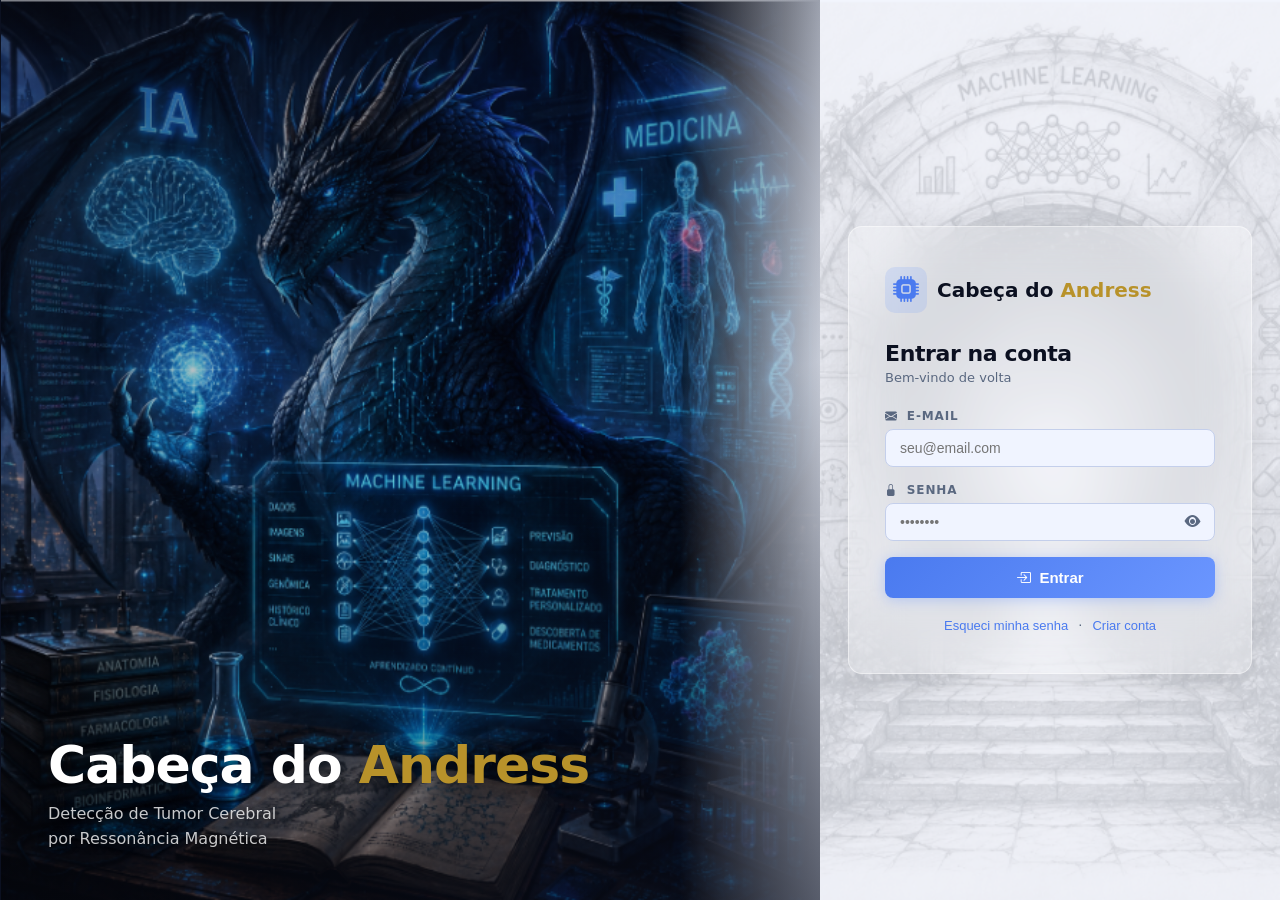
<file: frontend/auth.html>
<!DOCTYPE html>
<html lang="pt-BR">
<head>
  <meta charset="UTF-8" />
  <meta name="viewport" content="width=device-width, initial-scale=1.0" />
  <title>Cabeça do Andress — Acesso</title>
  <link rel="icon" type="image/svg+xml" href="favicon.svg" />
  <link rel="stylesheet" href="https://cdn.jsdelivr.net/npm/bootstrap-icons@1.11.3/font/bootstrap-icons.min.css" />
  <link rel="stylesheet" href="css/auth.css?v=7" />
  <script>
    (function () {
      var t = localStorage.getItem('theme');
      if (t === 'light' || t === null) document.documentElement.classList.add('light');
    })();
  </script>
</head>
<body>

  <div class="auth-bg">

    <!-- PAINEL ESQUERDO: DRAGÃO -->
    <div class="auth-dragon">
      <div class="auth-dragon-overlay">
        <div class="auth-dragon-text">
          <h1>Cabeça do <span>Andress</span></h1>
          <p>Detecção de Tumor Cerebral<br>por Ressonância Magnética</p>
        </div>
      </div>
    </div>

    <!-- PAINEL DIREITO: FORMULÁRIO -->
    <div class="auth-panel">
    <div class="auth-card">

      <!-- LOGO -->
      <div class="auth-logo">
        <i class="bi bi-cpu-fill"></i>
        <span>Cabeça do <strong>Andress</strong></span>
      </div>

      <!-- ── LOGIN ─────────────────────────────────────── -->
      <div id="view-login" class="auth-view active">
        <h2>Entrar na conta</h2>
        <p class="auth-sub">Bem-vindo de volta</p>

        <div class="field">
          <label><i class="bi bi-envelope-fill"></i> E-mail</label>
          <input id="login-email" type="email" placeholder="seu@email.com" />
        </div>
        <div class="field">
          <label><i class="bi bi-lock-fill"></i> Senha</label>
          <div class="input-eye">
            <input id="login-password" type="password" placeholder="••••••••" />
            <button type="button" class="eye-btn" onclick="toggleEye('login-password', this)">
              <i class="bi bi-eye-fill"></i>
            </button>
          </div>
        </div>

        <div id="login-error" class="msg-error hidden"></div>

        <button class="btn-auth" id="btn-login">
          <i class="bi bi-box-arrow-in-right"></i> Entrar
        </button>

        <div class="auth-links">
          <button onclick="goView('view-forgot')">Esqueci minha senha</button>
          <span>·</span>
          <button onclick="goView('view-register')">Criar conta</button>
        </div>
      </div>

      <!-- ── CADASTRO ───────────────────────────────────── -->
      <div id="view-register" class="auth-view">
        <h2>Criar conta</h2>
        <p class="auth-sub">Preencha seus dados para começar</p>

        <div class="field">
          <label><i class="bi bi-person-fill"></i> Nome</label>
          <input id="reg-name" type="text" placeholder="Seu nome completo" />
        </div>
        <div class="field">
          <label><i class="bi bi-envelope-fill"></i> E-mail</label>
          <input id="reg-email" type="email" placeholder="seu@email.com" />
        </div>
        <div class="field">
          <label><i class="bi bi-lock-fill"></i> Senha</label>
          <div class="input-eye">
            <input id="reg-password" type="password" placeholder="Mínimo 6 caracteres" />
            <button type="button" class="eye-btn" onclick="toggleEye('reg-password', this)">
              <i class="bi bi-eye-fill"></i>
            </button>
          </div>
        </div>
        <div class="field">
          <label><i class="bi bi-lock-fill"></i> Confirmar senha</label>
          <div class="input-eye">
            <input id="reg-confirm" type="password" placeholder="Repita a senha" />
            <button type="button" class="eye-btn" onclick="toggleEye('reg-confirm', this)">
              <i class="bi bi-eye-fill"></i>
            </button>
          </div>
        </div>

        <div class="pwd-strength" id="pwd-strength">
          <div class="strength-bar"><div class="strength-fill" id="strength-fill"></div></div>
          <ul class="strength-rules" id="strength-rules">
            <li id="rule-len">  <i class="bi bi-x-circle-fill"></i> Mínimo 8 caracteres</li>
            <li id="rule-upper"><i class="bi bi-x-circle-fill"></i> Uma letra maiúscula</li>
            <li id="rule-lower"><i class="bi bi-x-circle-fill"></i> Uma letra minúscula</li>
            <li id="rule-num">  <i class="bi bi-x-circle-fill"></i> Um número</li>
            <li id="rule-spec"> <i class="bi bi-x-circle-fill"></i> Um caractere especial</li>
          </ul>
        </div>

        <div id="reg-error" class="msg-error hidden"></div>
        <div id="reg-success" class="msg-success hidden"></div>

        <button class="btn-auth" id="btn-register">
          <i class="bi bi-person-plus-fill"></i> Cadastrar
        </button>

        <div class="auth-links">
          <button onclick="goView('view-login')">
            <i class="bi bi-arrow-left"></i> Já tenho conta
          </button>
        </div>
      </div>

      <!-- ── VERIFICAÇÃO DE E-MAIL ──────────────────────────── -->
      <div id="view-verify" class="auth-view">
        <h2>Verificar e-mail</h2>
        <p class="auth-sub">Um código de 6 dígitos foi enviado para o seu e-mail. Insira-o abaixo para ativar sua conta.</p>

        <div class="field">
          <label><i class="bi bi-shield-lock-fill"></i> Código de verificação</label>
          <input id="verify-code-input" type="text" placeholder="000000" maxlength="6" />
        </div>

        <div id="verify-error"   class="msg-error   hidden"></div>
        <div id="verify-success" class="msg-success hidden"></div>

        <button class="btn-auth" id="btn-verify">
          <i class="bi bi-check-circle-fill"></i> Verificar e-mail
        </button>

        <div class="auth-links">
          <span style="color:var(--muted);font-size:13px">Não recebeu?</span>
          <button id="btn-resend" onclick="resendCode()">
            <i class="bi bi-arrow-repeat"></i> Reenviar código
          </button>
        </div>
      </div>

      <!-- ── RECUPERAR SENHA ─────────────────────────────── -->
      <div id="view-forgot" class="auth-view">
        <h2>Recuperar senha</h2>
        <p class="auth-sub">Informe seu e-mail para gerar o token de recuperação</p>

        <div class="field">
          <label><i class="bi bi-envelope-fill"></i> E-mail cadastrado</label>
          <input id="forgot-email" type="email" placeholder="seu@email.com" />
        </div>

        <div id="forgot-error" class="msg-error hidden"></div>

        <div id="forgot-token-box" class="token-box hidden">
          <p style="color:var(--success);font-weight:700;font-size:14px;margin-bottom:12px">
            <i class="bi bi-envelope-check-fill"></i> Token enviado para seu e-mail!
          </p>
          <p style="font-size:12px;color:var(--muted);margin-bottom:16px">
            Verifique sua caixa de entrada e cole o token na próxima tela.
          </p>
          <button class="btn-auth" onclick="goView('view-reset')">
            Redefinir senha <i class="bi bi-arrow-right"></i>
          </button>
        </div>

        <button class="btn-auth" id="btn-forgot" style="margin-top:4px">
          <i class="bi bi-send-fill"></i> Gerar token
        </button>

        <div class="auth-links">
          <button onclick="goView('view-login')">
            <i class="bi bi-arrow-left"></i> Voltar ao login
          </button>
        </div>
      </div>

      <!-- ── REDEFINIR SENHA ─────────────────────────────── -->
      <div id="view-reset" class="auth-view">
        <h2>Nova senha</h2>
        <p class="auth-sub">Cole o token recebido e defina uma nova senha</p>

        <div class="field">
          <label><i class="bi bi-key-fill"></i> Token de recuperação</label>
          <input id="reset-token" type="text" placeholder="Cole o token aqui" />
        </div>
        <div class="field">
          <label><i class="bi bi-lock-fill"></i> Nova senha</label>
          <div class="input-eye">
            <input id="reset-password" type="password" placeholder="Mínimo 6 caracteres" />
            <button type="button" class="eye-btn" onclick="toggleEye('reset-password', this)">
              <i class="bi bi-eye-fill"></i>
            </button>
          </div>
        </div>
        <div class="field">
          <label><i class="bi bi-lock-fill"></i> Confirmar nova senha</label>
          <div class="input-eye">
            <input id="reset-confirm" type="password" placeholder="Repita a nova senha" />
            <button type="button" class="eye-btn" onclick="toggleEye('reset-confirm', this)">
              <i class="bi bi-eye-fill"></i>
            </button>
          </div>
        </div>

        <div id="reset-error"   class="msg-error   hidden"></div>
        <div id="reset-success" class="msg-success hidden"></div>

        <button class="btn-auth" id="btn-reset">
          <i class="bi bi-check-circle-fill"></i> Redefinir senha
        </button>

        <div class="auth-links">
          <button onclick="goView('view-login')">
            <i class="bi bi-arrow-left"></i> Voltar ao login
          </button>
        </div>
      </div>

    </div>
    </div><!-- auth-panel -->
  </div>

  <script src="js/auth.js"></script>
</body>
</html>
</file>
<file: frontend/css/auth.css>
/* ── TEMA ─────────────────────────────────────────────────── */
:root {
  --bg:       #0B1020;
  --surface:  #121A2F;
  --surface2: #1A2440;
  --border:   #243055;
  --accent:   #5B8CFF;
  --accent2:  #7AA2FF;
  --gold:     #D9B66B;
  --success:  #39C6B4;
  --error:    #FF7A59;
  --text:     #E8ECF3;
  --muted:    #9BA7C2;
  --radius:   14px;
  --shadow:   0 8px 40px rgba(0,0,0,.5);
}

html.light {
  --bg:      #E8EDF8;
  --surface: #FFFFFF;
  --surface2:#F0F4FF;
  --border:  #C4CFEB;
  --accent:  #4A7AEF;
  --accent2: #6B96FF;
  --gold:    #B8922A;
  --success: #28A99A;
  --error:   #E05A35;
  --text:    #0B1020;
  --muted:   #5A6880;
  --shadow:  0 8px 40px rgba(0,0,0,.12);
}

/* ── RESET ────────────────────────────────────────────────── */
*, *::before, *::after { box-sizing: border-box; margin: 0; padding: 0; }

body {
  font-family: 'Segoe UI', system-ui, sans-serif;
  background: var(--bg);
  color: var(--text);
  min-height: 100vh;
  transition: background .3s;
}

/* ── BACKGROUND / LAYOUT ──────────────────────────────────── */
.auth-bg {
  width: 100%;
  min-height: 100vh;
  display: flex;
}

/* ── PAINEL DRAGÃO (esquerda) ─────────────────────────────── */
.auth-dragon {
  flex: 1;
  position: relative;
  background: url('../img/dragon.png') center center / contain no-repeat, #0B1020;
}

.auth-dragon::after {
  content: '';
  position: absolute;
  top: 0; right: 0;
  width: 140px;
  height: 100%;
  background: linear-gradient(to right, transparent, var(--bg));
  pointer-events: none;
}

.auth-dragon-overlay {
  position: absolute;
  inset: 0;
  background: linear-gradient(160deg, rgba(11,16,32,.5) 0%, rgba(11,16,32,.15) 55%, rgba(11,16,32,.65) 100%);
  display: flex;
  align-items: flex-end;
  padding: 48px;
  z-index: 1;
}

.auth-dragon-text { position: relative; z-index: 2; }

.auth-dragon-text h1 {
  font-size: 52px;
  font-weight: 900;
  color: #fff;
  letter-spacing: -1px;
  line-height: 1;
  text-shadow: 0 2px 24px rgba(0,0,0,.7);
}
.auth-dragon-text h1 span { color: var(--gold); }
.auth-dragon-text p {
  margin-top: 10px;
  font-size: 16px;
  color: rgba(255,255,255,.78);
  line-height: 1.6;
  text-shadow: 0 1px 10px rgba(0,0,0,.6);
}

/* ── PAINEL FORMULÁRIO (direita) ──────────────────────────── */
.auth-panel {
  width: 460px;
  flex-shrink: 0;
  min-height: 100vh;
  display: flex;
  align-items: center;
  justify-content: center;
  padding: 40px 28px;
  position: relative;
  background: url('../img/portal.png') center center / cover no-repeat, var(--bg);
}

.auth-panel::before {
  content: '';
  position: absolute;
  inset: 0;
  background: rgba(11, 16, 32, 0.55);
  pointer-events: none;
}

html.light .auth-panel::before {
  background: rgba(240, 244, 255, 0.72);
}

.auth-panel > * { position: relative; z-index: 1; }

/* ── CARD ─────────────────────────────────────────────────── */
.auth-card {
  width: 100%;
  max-width: 416px;
  background: rgba(18, 26, 47, 0.28);
  backdrop-filter: blur(24px);
  -webkit-backdrop-filter: blur(24px);
  border: 1px solid rgba(255, 255, 255, 0.08);
  border-radius: var(--radius);
  padding: 40px 36px;
  box-shadow: 0 8px 40px rgba(0,0,0,.25);
}

html.light .auth-card {
  background: rgba(255, 255, 255, 0.25);
  border: 1px solid rgba(255, 255, 255, 0.45);
  box-shadow: 0 8px 40px rgba(0,0,0,.08);
}

/* ── RESPONSIVO ───────────────────────────────────────────── */
@media (max-width: 768px) {
  .auth-dragon { display: none; }
  .auth-panel  { width: 100%; min-height: 100vh; padding: 32px 16px; }
  .auth-card   { padding: 28px 20px; }
}

/* ── LOGO ─────────────────────────────────────────────────── */
.auth-logo {
  display: flex;
  align-items: center;
  gap: 10px;
  margin-bottom: 28px;
  font-size: 20px;
  font-weight: 700;
}
.auth-logo i {
  font-size: 26px;
  color: var(--accent);
  background: rgba(91,140,255,.15);
  padding: 8px;
  border-radius: 10px;
}
.auth-logo strong { color: var(--gold); }

/* ── VIEWS ────────────────────────────────────────────────── */
.auth-view         { display: none; }
.auth-view.active  { display: block; }

.auth-view h2 {
  font-size: 22px;
  font-weight: 800;
  margin-bottom: 4px;
  letter-spacing: -.4px;
}
.auth-sub {
  color: var(--muted);
  font-size: 13px;
  margin-bottom: 24px;
}

/* ── FIELD ────────────────────────────────────────────────── */
.field { margin-bottom: 16px; }
.field label {
  display: block;
  font-size: 12px;
  font-weight: 700;
  color: var(--muted);
  text-transform: uppercase;
  letter-spacing: .07em;
  margin-bottom: 6px;
}
.field label i { margin-right: 4px; }

.field input {
  width: 100%;
  background: var(--surface2);
  border: 1px solid var(--border);
  border-radius: 8px;
  color: var(--text);
  padding: 10px 14px;
  font-size: 14px;
  outline: none;
  transition: border-color .2s;
}
.field input:focus { border-color: var(--accent); }

.input-eye {
  position: relative;
}
.input-eye input { padding-right: 42px; }
.eye-btn {
  position: absolute;
  right: 10px; top: 50%;
  transform: translateY(-50%);
  background: none;
  border: none;
  color: var(--muted);
  cursor: pointer;
  font-size: 16px;
  padding: 4px;
}
.eye-btn:hover { color: var(--text); }

/* ── BOTÃO PRINCIPAL ──────────────────────────────────────── */
.btn-auth {
  width: 100%;
  padding: 12px;
  border: none;
  border-radius: 8px;
  font-size: 15px;
  font-weight: 700;
  cursor: pointer;
  background: linear-gradient(135deg, var(--accent), var(--accent2));
  color: #fff;
  box-shadow: 0 2px 14px rgba(91,140,255,.35);
  transition: opacity .2s, transform .1s;
  margin-top: 8px;
  display: flex;
  align-items: center;
  justify-content: center;
  gap: 8px;
}
.btn-auth:hover   { opacity: .88; transform: translateY(-1px); }
.btn-auth:active  { transform: translateY(0); }
.btn-auth:disabled { opacity: .45; cursor: not-allowed; }

/* ── LINKS ────────────────────────────────────────────────── */
.auth-links {
  display: flex;
  align-items: center;
  justify-content: center;
  gap: 10px;
  margin-top: 20px;
  font-size: 13px;
}
.auth-links button {
  background: none;
  border: none;
  color: var(--accent);
  cursor: pointer;
  font-size: 13px;
  display: flex;
  align-items: center;
  gap: 4px;
}
.auth-links button:hover { text-decoration: underline; }
.auth-links span { color: var(--muted); }

/* ── MENSAGENS ────────────────────────────────────────────── */
.msg-error, .msg-success {
  padding: 10px 14px;
  border-radius: 8px;
  font-size: 13px;
  margin-bottom: 12px;
}
.msg-error   { background: rgba(255,122,89,.15); color: var(--error);   border: 1px solid rgba(255,122,89,.3); }
.msg-success { background: rgba(57,198,180,.15); color: var(--success); border: 1px solid rgba(57,198,180,.3); }

/* ── TOKEN BOX ────────────────────────────────────────────── */
.token-box {
  background: var(--surface2);
  border: 1px solid var(--border);
  border-radius: 10px;
  padding: 16px;
  margin-bottom: 12px;
  text-align: center;
}
.token-box p { font-size: 12px; color: var(--muted); margin-bottom: 10px; }
.token-value {
  font-family: monospace;
  font-size: 15px;
  font-weight: 700;
  color: var(--gold);
  background: var(--bg);
  padding: 8px 12px;
  border-radius: 6px;
  letter-spacing: .05em;
  margin-bottom: 10px;
  word-break: break-all;
}
.btn-copy {
  background: var(--surface2);
  border: 1px solid var(--border);
  border-radius: 6px;
  color: var(--text);
  padding: 6px 14px;
  font-size: 13px;
  cursor: pointer;
  display: inline-flex;
  align-items: center;
  gap: 6px;
  transition: border-color .2s;
}
.btn-copy:hover { border-color: var(--accent); color: var(--accent); }

/* ── FORÇA DA SENHA ───────────────────────────────────────── */
.pwd-strength { margin-bottom: 14px; }

.strength-bar {
  height: 5px;
  background: var(--surface2);
  border-radius: 99px;
  overflow: hidden;
  margin-bottom: 10px;
}
.strength-fill {
  height: 100%;
  width: 0%;
  border-radius: 99px;
  transition: width .3s, background .3s;
}

.strength-rules {
  list-style: none;
  display: grid;
  grid-template-columns: 1fr 1fr;
  gap: 4px 12px;
}
.strength-rules li {
  font-size: 11px;
  color: var(--error);
  display: flex;
  align-items: center;
  gap: 5px;
  transition: color .2s;
}
.strength-rules li.ok {
  color: var(--success);
}
.strength-rules li i { font-size: 11px; }

/* ── UTILITY ──────────────────────────────────────────────── */
.hidden { display: none !important; }
</file>
